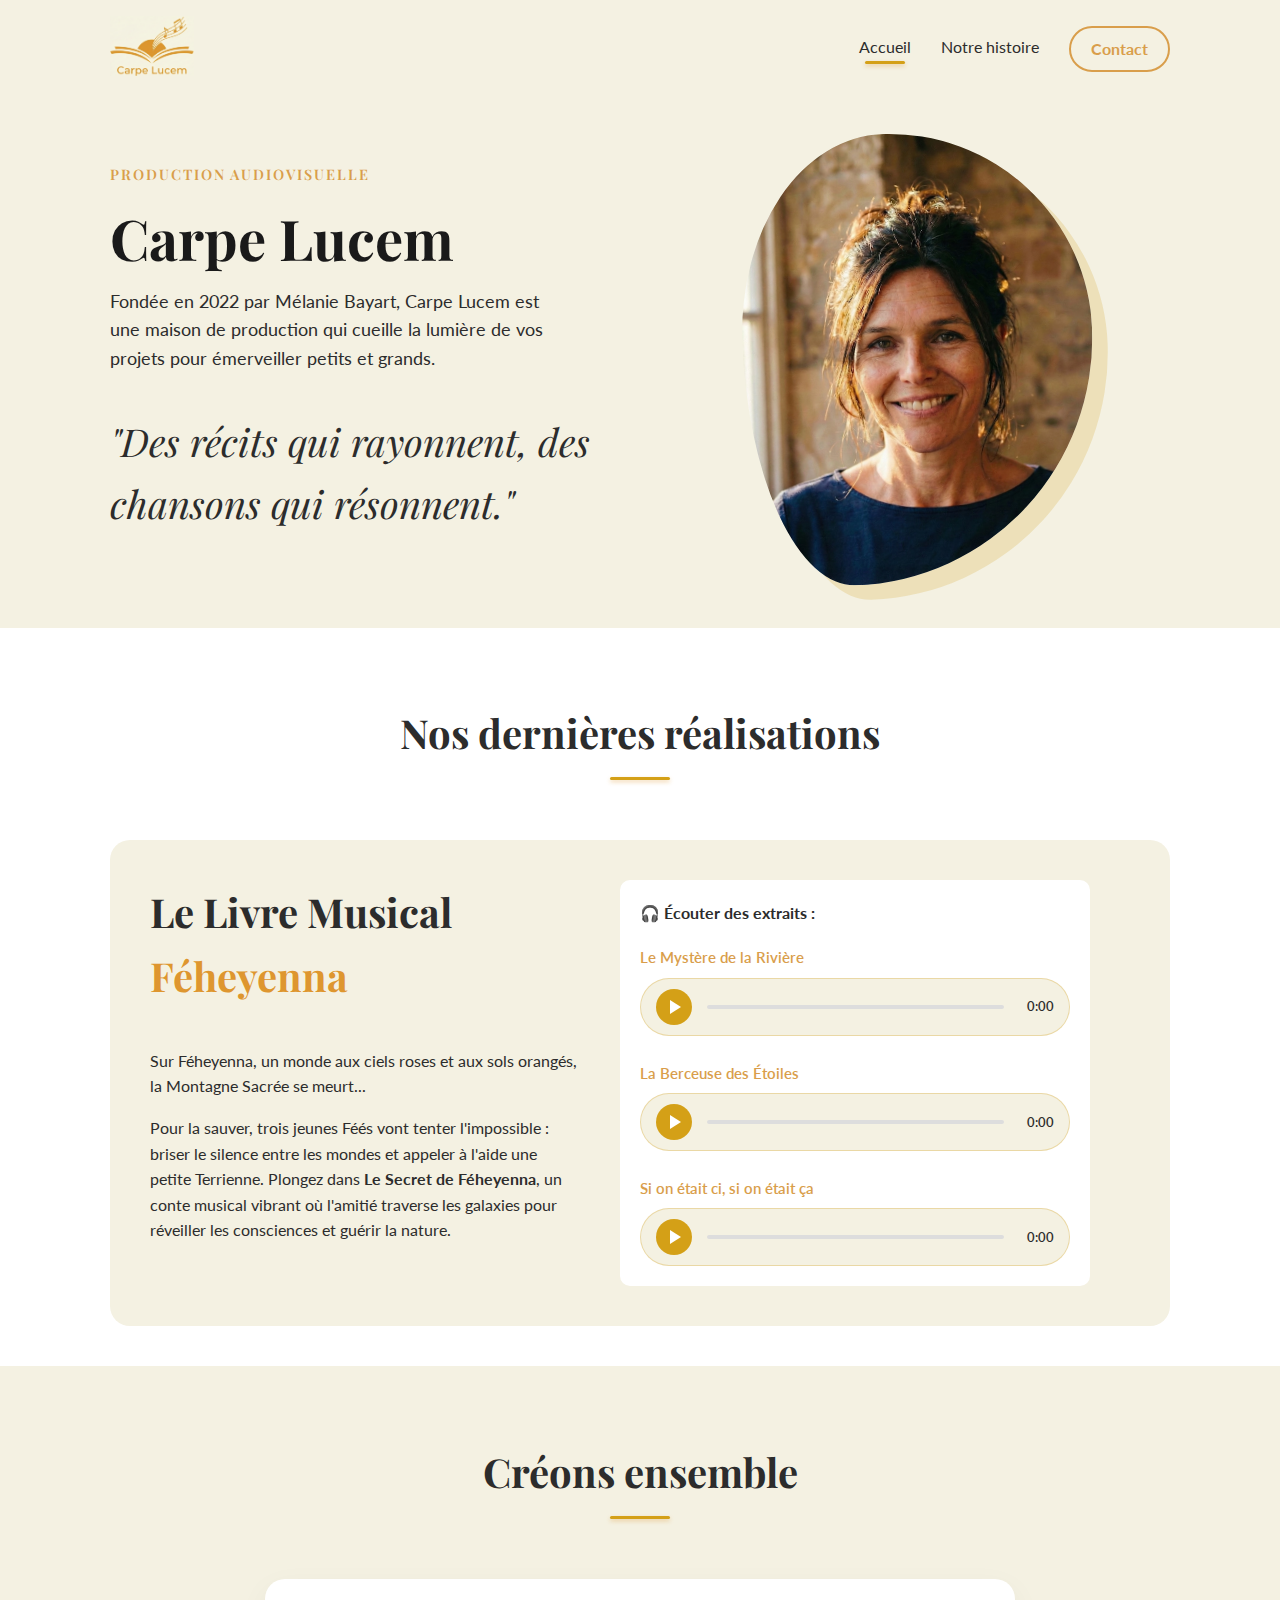
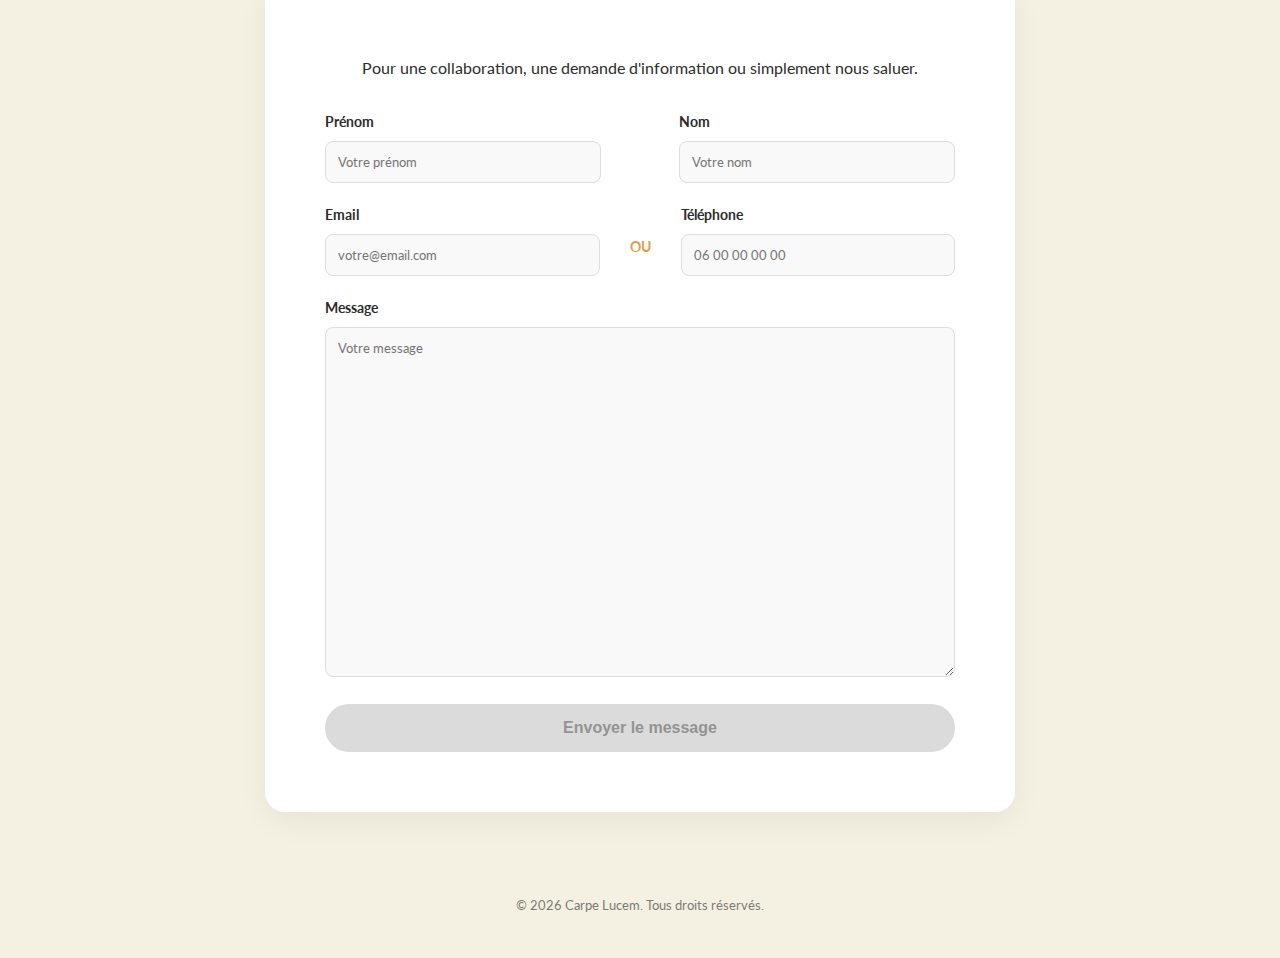
<file: index.html>
<!DOCTYPE html>
<html lang="fr">

<head>
    <meta charset="UTF-8">
    <meta name="viewport" content="width=device-width, initial-scale=1.0">
    <title>Carpe Lucem | Production Audiovisuelle</title>
    <link rel="stylesheet" href="style.css">
    <link rel="preconnect" href="https://fonts.googleapis.com">
    <link rel="preconnect" href="https://fonts.gstatic.com" crossorigin>
    <link
        href="https://fonts.googleapis.com/css2?family=Playfair+Display:ital,wght@0,400;0,600;1,400&family=Lato:wght@300;400;700&display=swap"
        rel="stylesheet">
</head>

<body>

    <!-- Header will be injected here -->
    <div id="header-placeholder"></div>

    <section id="hero">
        <div class="container hero-content">
            <div class="text-col">
                <span class="surtitre">Production audiovisuelle</span>
                <h1>Carpe Lucem</h1>
                <p class="hero-description">Fondée en 2022 par Mélanie Bayart, Carpe Lucem est une maison de production
                    qui cueille la lumière de vos projets pour émerveiller petits et grands.</p>
                <p class="baseline italic">"Des récits qui rayonnent, des chansons qui résonnent."</p>

            </div>
            <div class="image-col">
                <div> <!-- Wrapper for image -->
                    <div class="bancale-frame">
                        <img src="assets/img/photo-mel.webp" alt="Mélanie, fondatrice de Carpe Lucem">
                    </div>
                </div>
            </div>
        </div>
    </section>

    <section id="realisations">
        <div class="container">
            <h2 class="section-title">Nos dernières réalisations</h2>

            <div class="project-card">
                <div class="project-info">
                    <div class="project-text">
                        <h3>Le Livre Musical <span class="highlight-title">Féheyenna</span></h3>
                        <p>Sur Féheyenna, un monde aux ciels roses et aux sols orangés, la Montagne
                            Sacrée se meurt...</p>
                        <p>Pour la sauver, trois jeunes Féés vont tenter l'impossible : briser le silence entre les
                            mondes
                            et appeler à l'aide une petite Terrienne. Plongez dans <strong>Le Secret de
                                Féheyenna</strong>,
                            un conte musical vibrant où l'amitié traverse les galaxies pour réveiller les consciences et
                            guérir la nature.</p>
                    </div>

                    <div class="audio-player">
                        <p class="audio-header">🎧 Écouter des extraits :</p>

                        <div class="track">
                            <p class="track-title">Le Mystère de la Rivière</p>
                            <div class="custom-audio-player" data-src="assets/audio/chap-6_0000-0050.mp3">
                                <button class="play-btn">
                                    <svg viewBox="0 0 24 24" width="24" height="24">
                                        <path d="M8 5v14l11-7z" fill="currentColor" />
                                    </svg>
                                </button>
                                <div class="progress-container">
                                    <div class="progress-bar"></div>
                                </div>
                                <span class="time-display">0:00</span>
                            </div>
                        </div>

                        <div class="track">
                            <p class="track-title">La Berceuse des Étoiles</p>
                            <div class="custom-audio-player" data-src="assets/audio/chap-7_0524-0649..mp3">
                                <button class="play-btn">
                                    <svg viewBox="0 0 24 24" width="24" height="24">
                                        <path d="M8 5v14l11-7z" fill="currentColor" />
                                    </svg>
                                </button>
                                <div class="progress-container">
                                    <div class="progress-bar"></div>
                                </div>
                                <span class="time-display">0:00</span>
                            </div>
                        </div>

                        <div class="track">
                            <p class="track-title">Si on était ci, si on était ça</p>
                            <div class="custom-audio-player" data-src="assets/audio/chap-5_1023-1057.mp3">
                                <button class="play-btn">
                                    <svg viewBox="0 0 24 24" width="24" height="24">
                                        <path d="M8 5v14l11-7z" fill="currentColor" />
                                    </svg>
                                </button>
                                <div class="progress-container">
                                    <div class="progress-bar"></div>
                                </div>
                                <span class="time-display">0:00</span>
                            </div>
                        </div>
                    </div>
                </div>
                <div class="project-visual">
                    <div class="book-placeholder"></div>
                </div>
            </div>
        </div>
    </section>

    <section id="contact">
        <div class="container">
            <h2 class="section-title">Créons ensemble</h2>
            <div class="contact-wrapper">
                <p>Pour une collaboration, une demande d'information ou simplement nous saluer.</p>

                <form id="contact-form">
                    <div class="form-row">
                        <div class="form-group">
                            <label for="prenom">Prénom</label>
                            <input type="text" id="prenom" name="prenom" placeholder="Votre prénom"
                                autocomplete="given-name" required>
                        </div>
                        <span class="ou-separator">&nbsp;&nbsp;&nbsp;&nbsp;&nbsp;&nbsp;</span>
                        <div class="form-group">
                            <label for="nom">Nom</label>
                            <input type="text" id="nom" name="nom" placeholder="Votre nom" autocomplete="family-name"
                                required>
                        </div>
                    </div>

                    <div class="form-row with-separator">
                        <div class="form-group">
                            <label for="email">Email</label>
                            <input type="email" id="email" name="email" placeholder="votre@email.com"
                                autocomplete="email">
                        </div>
                        <span class="ou-separator">OU</span>
                        <div class="form-group">
                            <label for="telephone">Téléphone</label>
                            <input type="tel" id="telephone" name="telephone" placeholder="06 00 00 00 00"
                                autocomplete="tel">
                        </div>
                    </div>

                    <div class="form-group">
                        <label for="message">Message</label>
                        <textarea id="message" name="message" rows="5" placeholder="Votre message" required></textarea>
                    </div>
                    <!-- Disabled by default, enabled via JS -->
                    <button type="submit" class="btn-submit" disabled>Envoyer le message</button>
                </form>
            </div>
        </div>
    </section>

    <footer>
        <p>&copy; 2026 Carpe Lucem. Tous droits réservés.</p>
    </footer>

    <script src="script.js"></script>
</body>

</html>
</file>
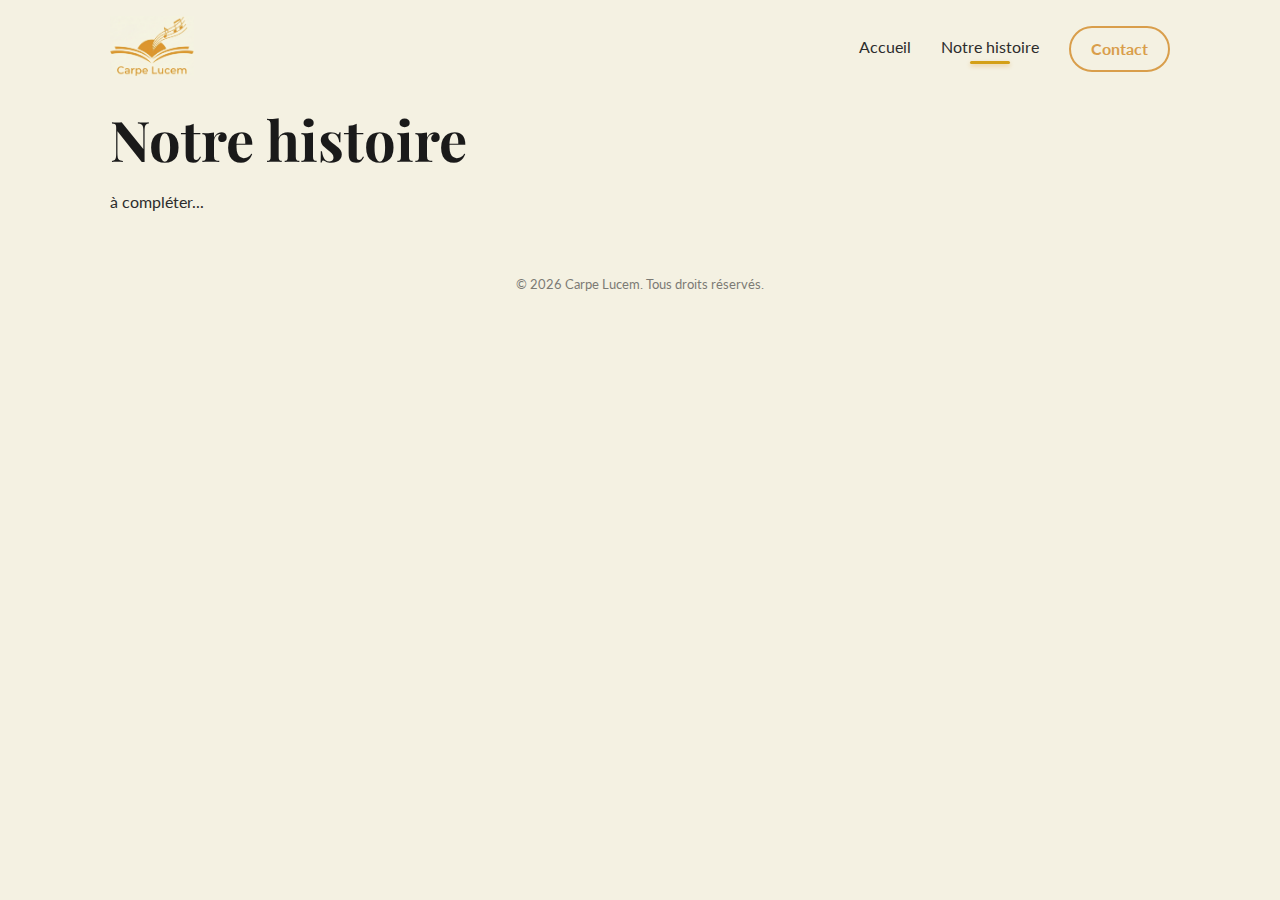
<file: histoire.html>
<!DOCTYPE html>
<html lang="fr">

<head>
    <meta charset="UTF-8">
    <meta name="viewport" content="width=device-width, initial-scale=1.0">
    <title>Notre Histoire | Carpe Lucem</title>
    <link rel="stylesheet" href="style.css">
    <link rel="preconnect" href="https://fonts.googleapis.com">
    <link rel="preconnect" href="https://fonts.gstatic.com" crossorigin>
    <link
        href="https://fonts.googleapis.com/css2?family=Playfair+Display:ital,wght@0,400;0,600;1,400&family=Lato:wght@300;400;700&display=swap"
        rel="stylesheet">
</head>

<body>

    <!-- Header will be injected here -->
    <div id="header-placeholder"></div>

    <section class="page-header">
        <div class="container">
            <h1>Notre histoire</h1>
        </div>
    </section>

    <section class="page-content">
        <div class="container">
            <p>à compléter...</p>
        </div>
    </section>

    <footer>
        <p>&copy; 2026 Carpe Lucem. Tous droits réservés.</p>
    </footer>

    <script src="script.js"></script>
</body>

</html>
</file>
<file: style.css>
:root {
    --bg-color: #F4F1E2;
    --text-color: #2c2c2c;
    --gold-color: #D4A017;
    /* Ajusté selon le logo doré */
    --accent-color: #D99E4B;
    /* Un ambre doux */
    --white: #ffffff;
}

/* Global Reset */
* {
    box-sizing: border-box;
}

body {
    margin: 0;
    font-family: 'Lato', sans-serif;
    background-color: var(--bg-color);
    color: var(--text-color);
    line-height: 1.6;
    overflow-y: scroll;
    /* Force scrollbar to prevent layout shift */
}

h1,
h2,
h3,
.surtitre,
.italic {
    font-family: 'Playfair Display', serif;
}

.container {
    max-width: 1100px;
    margin: 0 auto;
    padding: 0 20px;
}

/* HEADER */
header {
    background-color: var(--bg-color);
    padding: 10px 0 0;
    /* Reduced top padding, no bottom padding */
    position: sticky;
    top: 0;
    z-index: 100;
}

.header-container {
    display: flex;
    justify-content: space-between;
    align-items: center;
}

.logo img {
    height: 60px;
    /* Ajuste selon la taille de ton logo */
}

nav ul {
    list-style: none;
    display: flex;
    gap: 30px;
    align-items: center;
}

nav a {
    text-decoration: none;
    color: var(--text-color);
    font-weight: 400;
    transition: color 0.3s;
    position: relative;
    display: inline-block;
    padding-bottom: 5px;
}

nav a:hover {
    color: var(--gold-color);
}

nav a.active {
    color: var(--text-color);
}

nav a.active::after {
    content: '';
    position: absolute;
    bottom: 0;
    left: 50%;
    transform: translateX(-50%);
    width: 40px;
    height: 3px;
    background-color: var(--gold-color);
    box-shadow: 0 2px 4px rgba(222, 150, 47, 0.4);
    border-radius: 2px;
}

.btn-contact {
    border: 1px solid var(--text-color);
    padding: 8px 20px;
    border-radius: 30px;
    transition: all 0.3s;
}

.btn-contact:hover {
    background-color: var(--text-color);
    color: var(--white);
}

/* BURGER MENU */
.burger-menu {
    display: none;
    flex-direction: column;
    gap: 5px;
    background: none;
    border: none;
    cursor: pointer;
    padding: 5px;
    z-index: 1001;
}

.burger-menu span {
    width: 25px;
    height: 3px;
    background-color: var(--gold-color);
    transition: all 0.3s ease;
    border-radius: 2px;
}

.burger-menu.active span:nth-child(1) {
    transform: rotate(45deg) translate(7px, 7px);
}

.burger-menu.active span:nth-child(2) {
    opacity: 0;
}

.burger-menu.active span:nth-child(3) {
    transform: rotate(-45deg) translate(7px, -7px);
}


/* HERO SECTION */
#hero {
    padding: 40px 0;
    min-height: 80vh;
    display: flex;
    align-items: center;
}

.hero-content {
    display: flex;
    align-items: center;
    gap: 50px;
}

.text-col {
    flex: 1;
}

.surtitre {
    text-transform: uppercase;
    letter-spacing: 2px;
    font-size: 0.9rem;
    color: var(--accent-color);
    font-weight: 600;
}

h1 {
    font-size: 3.5rem;
    line-height: 1.1;
    margin: 20px 0;
    color: #1a1a1a;
}

.italic {
    font-style: italic;
    font-weight: 400;
}

.baseline {
    font-size: 2.4rem;
    margin-bottom: 20px;
    /* Reduced from 30px to bring description closer */
    font-weight: 300;
}

.hero-description {
    font-size: 1.1rem;
    margin-bottom: 0;
    line-height: 1.6;
    max-width: 90%;
    /* Prevent it from being too wide on large screens */
}

.btn-primary {
    display: inline-block;
    background-color: var(--accent-color);
    color: white;
    padding: 15px 30px;
    border-radius: 50px;
    text-decoration: none;
    font-weight: 700;
    transition: transform 0.2s, background-color 0.3s;
}

.btn-primary:hover {
    transform: translateY(-2px);
    background-color: #c08b41;
}

.btn-secondary {
    display: inline-block;
    border: 2px solid var(--accent-color);
    color: var(--accent-color);
    padding: 8px 20px;
    border-radius: 30px;
    text-decoration: none;
    font-weight: 700;
    transition: all 0.3s;
    background-color: transparent;
}

.btn-secondary:hover {
    background-color: var(--accent-color);
    color: white;
}

.highlight-title {
    /* Font-size removed to match h3 parent */
    color: #DE962F;
}

.project-info h3 {
    font-size: 2.5rem;
    /* Increased size for the whole title */
    margin-top: 0;
}

/* L'EFFET BANCALE (CSS MAGIC) */
.image-col {
    flex: 1;
    display: flex;
    justify-content: center;
}

.bancale-frame {
    width: 350px;
    height: 450px;
    overflow: hidden;
    /* C'est cette ligne qui crée la forme organique */
    border-radius: 42% 58% 70% 30% / 45% 45% 55% 55%;
    /* Une petite rotation pour accentuer l'effet */
    transform: rotate(-2deg);
    box-shadow: 15px 15px 0px rgba(212, 160, 23, 0.2);
    /* Ombre portée stylisée */
    transition: all 0.5s ease;
}

.bancale-frame:hover {
    border-radius: 50% 50% 50% 50% / 50% 50% 50% 50%;
    /* Devient rond au survol (optionnel) */
    transform: rotate(0deg);
}

.bancale-frame img {
    width: 100%;
    height: 100%;
    object-fit: cover;
    /* Important pour que l'image remplisse la forme sans être déformée */
}

.image-caption {
    text-align: center;
    margin-top: 15px;
    font-family: 'Playfair Display', serif;
    font-style: italic;
    font-size: 1.1rem;
    color: var(--text-color);
}

/* SECTION REALISATIONS */
#realisations {
    background-color: #fff;
    /* Fond blanc pour contraster */
    padding: 80px 0;
}

.section-title {
    text-align: center;
    font-size: 2.5rem;
    margin-bottom: 60px;
    position: relative;
    display: inline-block;
    /* Allows underline to match text width + padding */
    padding-bottom: 15px;
    /* text-shadow: 2px 2px 4px rgba(0,0,0,0.1);  Optional subtle shadow on text */
}

.section-title::after {
    content: '';
    position: absolute;
    bottom: 0;
    left: 50%;
    transform: translateX(-50%);
    width: 60px;
    height: 3px;
    background-color: var(--gold-color);
    /* #DE962F equivalent or close */
    box-shadow: 0 2px 4px rgba(222, 150, 47, 0.4);
    /* Glow effect */
    border-radius: 2px;
}

/* Ensure container centers text for section-title wrapper */
#realisations .container,
#contact .container {
    text-align: center;
}

/* Reset text-align for children that need left align */
.project-card,
.contact-wrapper {
    text-align: left;
}


.project-card {
    display: flex;
    background: var(--bg-color);
    border-radius: 20px;
    padding: 40px;
    gap: 40px;
    align-items: center;
    text-align: left;
    /* Explicit text align reset */
}


.intro-conte {
    font-style: italic;
    color: var(--accent-color);
    font-size: 1.1rem;
}

/* PROJECT INFO SIDE-BY-SIDE */
.project-info {
    display: flex;
    gap: 40px;
    align-items: flex-start;
    flex: 2;
}

.project-text {
    flex: 1;
}

.audio-player {
    flex: 1;
    background: #fff;
    padding: 20px;
    border-radius: 10px;
    text-align: left;
    min-width: 300px;
    margin-top: 0;
}

.audio-header {
    margin-top: 0;
    margin-bottom: 20px;
    font-weight: 700;
}

.audio-player .track {
    margin-bottom: 25px;
    /* Increased margin for custom player */
}

.track-title {
    margin: 0 0 8px 0;
    font-size: 0.95rem;
    font-weight: 600;
    color: var(--accent-color);
}

.audio-player .track:last-child {
    margin-bottom: 0;
}

/* Custom Audio Player Styles */
.custom-audio-player {
    display: flex;
    align-items: center;
    gap: 15px;
    background: var(--bg-color);
    padding: 10px 15px;
    border-radius: 50px;
    /* Pill shape */
    border: 1px solid rgba(212, 160, 23, 0.3);
    /* Subtle gold border */
}

.play-btn {
    background: var(--gold-color);
    border: none;
    border-radius: 50%;
    width: 36px;
    height: 36px;
    display: flex;
    justify-content: center;
    align-items: center;
    cursor: pointer;
    color: white;
    transition: transform 0.2s, background-color 0.3s;
    flex-shrink: 0;
    padding: 0;
    /* essential for alignment */
}

.play-btn:hover {
    transform: scale(1.1);
    background-color: #c08b41;
}

.play-btn svg {
    display: block;
    /* Removes extra vertical space inside button */
}

.progress-container {
    flex-grow: 1;
    height: 4px;
    background: #ddd;
    border-radius: 2px;
    cursor: pointer;
    position: relative;
}

.progress-bar {
    height: 100%;
    background: var(--accent-color);
    border-radius: 2px;
    width: 0%;
    transition: width 0.1s linear;
    /* Smooth visual update during play */
    /* Remove transition when seeking to prevent lag feeling? No, keep it short */
}

.time-display {
    font-size: 0.8rem;
    font-weight: 600;
    color: var(--text-color);
    min-width: 35px;
    text-align: right;
}

/* SECTION CONTACT */
#contact {
    padding: 80px 0;
    text-align: center;
}

.contact-wrapper {
    max-width: 750px;
    margin: 0 auto;
    background: #fff;
    padding: 60px;
    border-radius: 20px;
    box-shadow: 0 10px 30px rgba(0, 0, 0, 0.05);
    text-align: center;
    /* Center intro text */
}

.contact-wrapper p {
    margin-bottom: 30px;
}

.form-group {
    margin-bottom: 20px;
    text-align: left;
}

label {
    display: block;
    margin-bottom: 8px;
    font-weight: 700;
    font-size: 0.9rem;
}

input,
textarea {
    width: 100%;
    padding: 12px;
    border: 1px solid #ddd;
    border-radius: 8px;
    font-family: inherit;
    background-color: #f9f9f9;
}

.btn-submit {
    background-color: var(--gold-color);
    color: white;
    border: none;
    padding: 15px 40px;
    border-radius: 50px;
    font-size: 1rem;
    cursor: pointer;
    font-weight: 700;
    width: 100%;
}

footer {
    text-align: center;
    padding: 30px;
    font-size: 0.8rem;
    opacity: 0.6;
}

/* RESPONSIVE (Mobile) */
@media (max-width: 768px) {

    .hero-content,
    .project-card,
    .project-info {
        flex-direction: column;
        text-align: center;
    }

    .bancale-frame {
        width: 280px;
        height: 350px;
        margin-top: 30px;
    }
}

/* RESPONSIVE (Large Screens) */
@media (min-width: 1200px) {
    #hero {
        min-height: 60vh;
        padding: 20px 0;
    }

    /* Reduced padding for sections on large screens */
    #realisations,
    #contact {
        padding: 40px 0;
    }
}

/* FORM LAYOUT */
.form-row {
    display: grid;
    grid-template-columns: 1fr auto 1fr;
    gap: 20px;
    margin-bottom: 20px;
    align-items: start;
}

/* First row: Prénom in column 1, Nom in column 3 (skip column 2) */
.form-row:not(.with-separator) .form-group:first-child {
    grid-column: 1;
}

.form-row:not(.with-separator) .form-group:last-child {
    grid-column: 3;
}

.form-row .form-group {
    flex: 1;
    margin-bottom: 0;
    /* Let row handle gap */
}

/* Specific centering for the "OU" row */
.form-row.with-separator {
    align-items: flex-start;
}

.ou-separator {
    font-weight: 700;
    color: var(--accent-color);
    font-size: 0.9rem;
    padding: 0 10px;
    margin-top: 32px;
    /* Align with input text */
}

/* Message Box Height */
#message {
    min-height: 200px;
}

@media (min-width: 768px) {
    #message {
        min-height: 350px;
    }
}

/* Disabled Button Style */
.btn-submit:disabled {
    background-color: #ccc;
    color: #666;
    cursor: not-allowed;
    opacity: 0.7;
    transform: none;
    /* Prevent hover effect movement if defined on button */
}

/* Mobile check for form rows */
@media (max-width: 700px) {
    .form-row {
        flex-direction: column;
        gap: 20px;
    }

    .ou-separator {
        position: static;
        transform: none;
        margin: -10px 0;
        align-self: center;
    }
}

/* Mobile menu and contact form */
@media (max-width: 600px) {

    /* Keep header layout horizontal */
    .header-container {
        flex-direction: row !important;
        justify-content: space-between;
        text-align: left !important;
    }

    /* Add padding to all containers on mobile */
    .container {
        padding: 0 15px;
    }

    /* Adjust hero content for mobile */
    .hero-content {
        flex-direction: column;
        text-align: center;
    }

    /* Show burger menu, hide nav by default */
    .burger-menu {
        display: flex;
    }

    nav ul {
        display: none;
        position: fixed;
        top: 70px;
        left: 0;
        width: 100%;
        background-color: var(--bg-color);
        flex-direction: column;
        padding: 20px;
        box-shadow: 0 4px 6px rgba(0, 0, 0, 0.1);
        z-index: 1000;
    }

    nav ul.active {
        display: flex;
    }

    nav ul li {
        margin: 10px 0;
    }

    /* Reduce contact form padding on mobile */
    .contact-wrapper {
        padding: 10px;
    }
}
</file>
